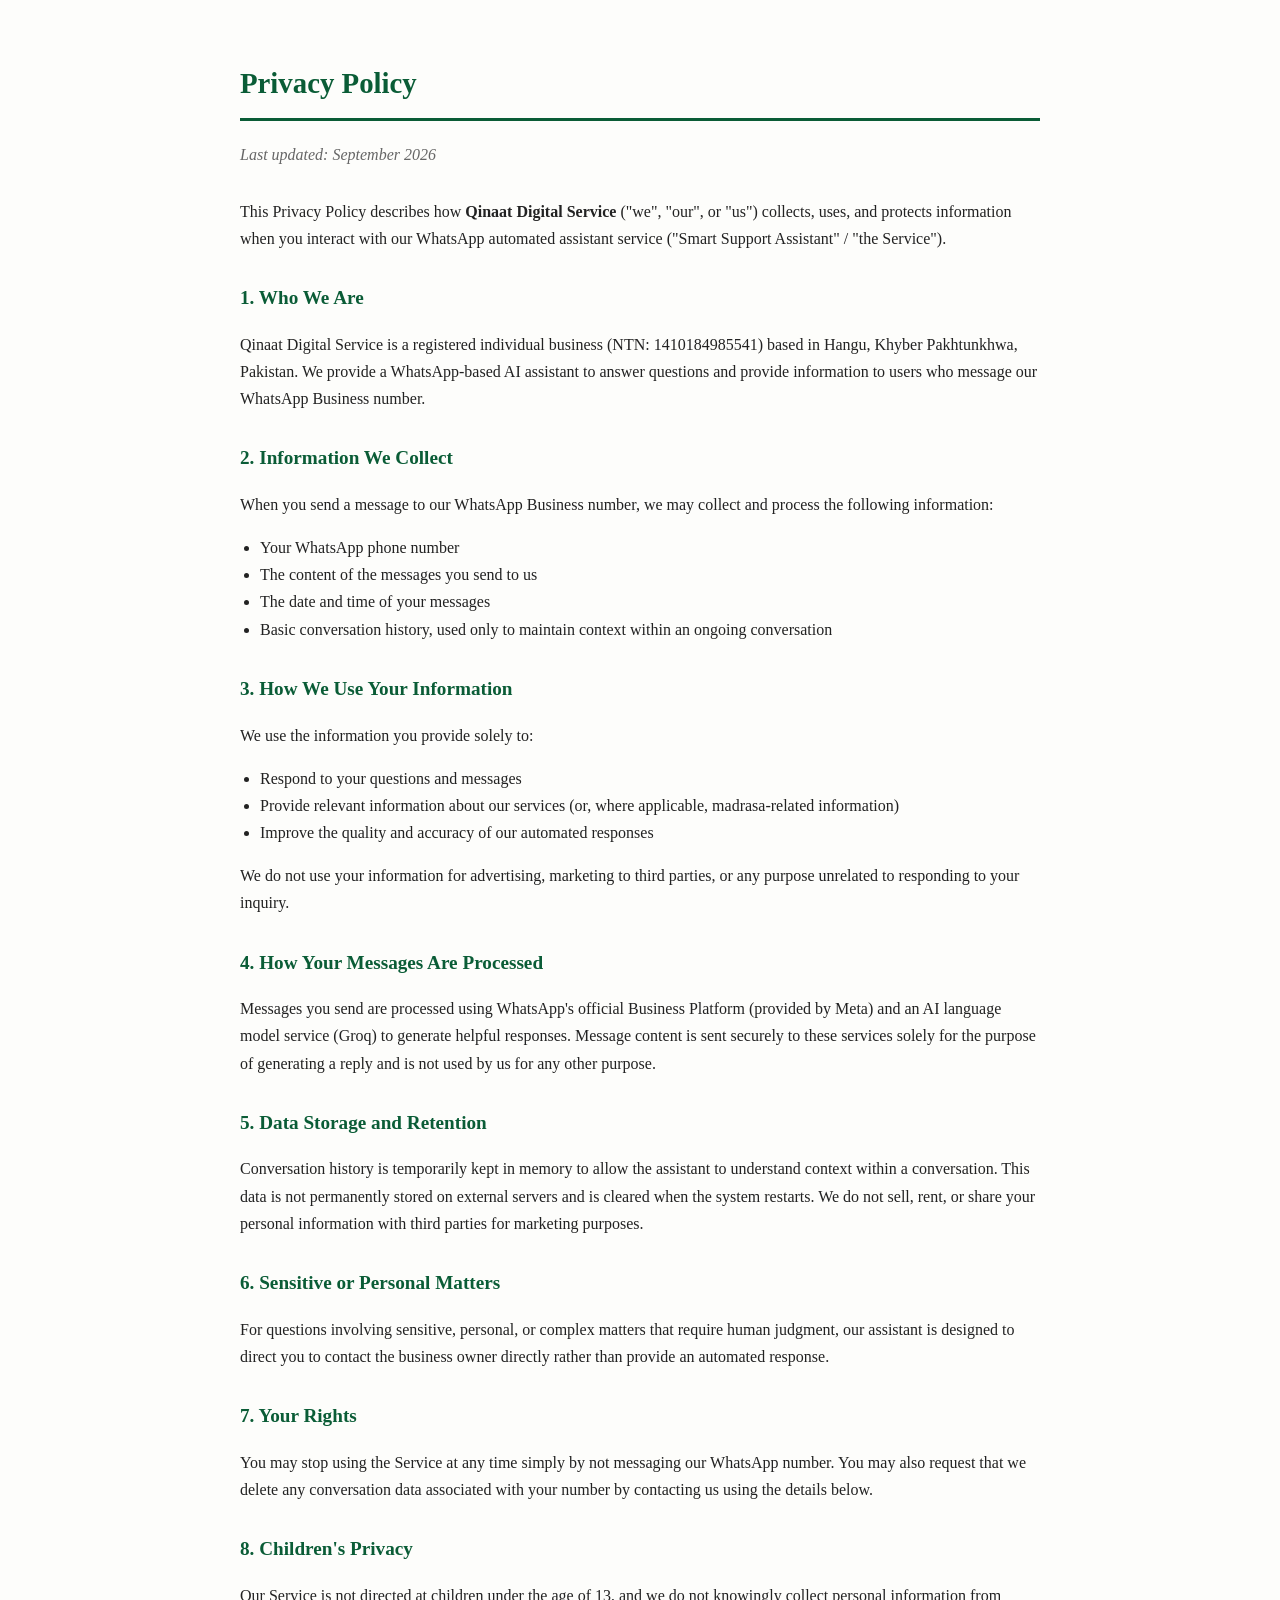
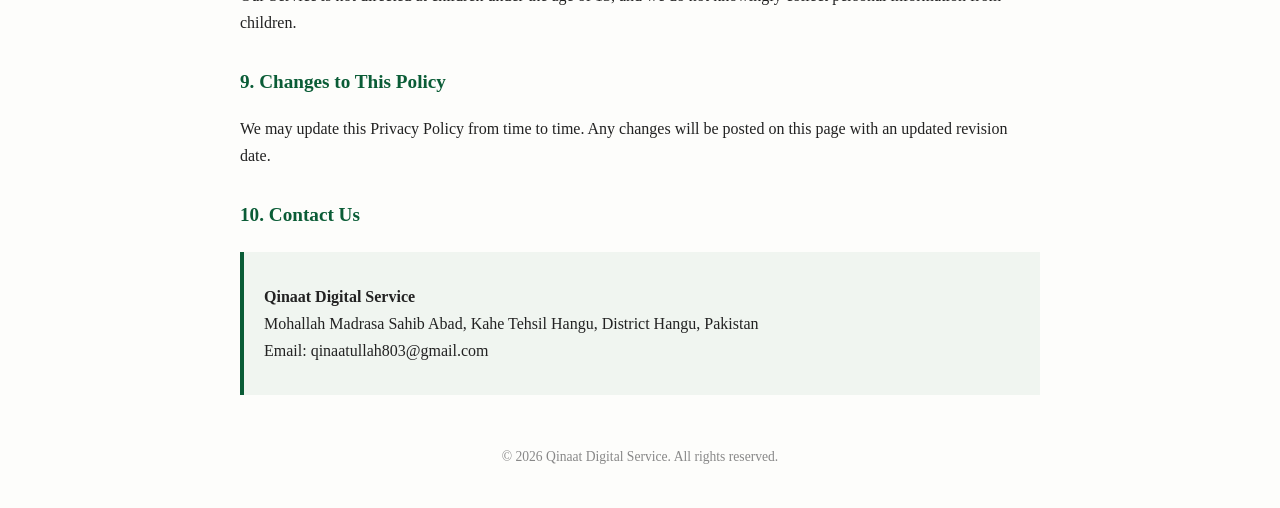
<file: privacy-policy.html>
<!DOCTYPE html>
<html lang="en">
<head>
<meta charset="UTF-8">
<meta name="viewport" content="width=device-width, initial-scale=1.0">
<title>Privacy Policy - Qinaat Digital Service</title>
<style>
  body {
    font-family: Georgia, 'Times New Roman', serif;
    max-width: 800px;
    margin: 0 auto;
    padding: 40px 20px;
    line-height: 1.7;
    color: #222;
    background: #fdfdfb;
  }
  h1 {
    font-size: 1.8em;
    border-bottom: 3px solid #0a5c36;
    padding-bottom: 10px;
    color: #0a5c36;
  }
  h2 {
    font-size: 1.2em;
    color: #0a5c36;
    margin-top: 30px;
  }
  p, li {
    font-size: 1em;
  }
  .updated {
    color: #666;
    font-style: italic;
    margin-bottom: 30px;
  }
  ul {
    padding-left: 20px;
  }
  .contact {
    background: #f0f5f0;
    padding: 15px 20px;
    border-left: 4px solid #0a5c36;
    margin-top: 20px;
  }
  footer {
    margin-top: 50px;
    font-size: 0.85em;
    color: #888;
    text-align: center;
  }
</style>
</head>
<body>

<h1>Privacy Policy</h1>
<p class="updated">Last updated: September 2026</p>

<p>This Privacy Policy describes how <strong>Qinaat Digital Service</strong> ("we", "our", or "us") collects, uses, and protects information when you interact with our WhatsApp automated assistant service ("Smart Support Assistant" / "the Service").</p>

<h2>1. Who We Are</h2>
<p>Qinaat Digital Service is a registered individual business (NTN: 1410184985541) based in Hangu, Khyber Pakhtunkhwa, Pakistan. We provide a WhatsApp-based AI assistant to answer questions and provide information to users who message our WhatsApp Business number.</p>

<h2>2. Information We Collect</h2>
<p>When you send a message to our WhatsApp Business number, we may collect and process the following information:</p>
<ul>
  <li>Your WhatsApp phone number</li>
  <li>The content of the messages you send to us</li>
  <li>The date and time of your messages</li>
  <li>Basic conversation history, used only to maintain context within an ongoing conversation</li>
</ul>

<h2>3. How We Use Your Information</h2>
<p>We use the information you provide solely to:</p>
<ul>
  <li>Respond to your questions and messages</li>
  <li>Provide relevant information about our services (or, where applicable, madrasa-related information)</li>
  <li>Improve the quality and accuracy of our automated responses</li>
</ul>
<p>We do not use your information for advertising, marketing to third parties, or any purpose unrelated to responding to your inquiry.</p>

<h2>4. How Your Messages Are Processed</h2>
<p>Messages you send are processed using WhatsApp's official Business Platform (provided by Meta) and an AI language model service (Groq) to generate helpful responses. Message content is sent securely to these services solely for the purpose of generating a reply and is not used by us for any other purpose.</p>

<h2>5. Data Storage and Retention</h2>
<p>Conversation history is temporarily kept in memory to allow the assistant to understand context within a conversation. This data is not permanently stored on external servers and is cleared when the system restarts. We do not sell, rent, or share your personal information with third parties for marketing purposes.</p>

<h2>6. Sensitive or Personal Matters</h2>
<p>For questions involving sensitive, personal, or complex matters that require human judgment, our assistant is designed to direct you to contact the business owner directly rather than provide an automated response.</p>

<h2>7. Your Rights</h2>
<p>You may stop using the Service at any time simply by not messaging our WhatsApp number. You may also request that we delete any conversation data associated with your number by contacting us using the details below.</p>

<h2>8. Children's Privacy</h2>
<p>Our Service is not directed at children under the age of 13, and we do not knowingly collect personal information from children.</p>

<h2>9. Changes to This Policy</h2>
<p>We may update this Privacy Policy from time to time. Any changes will be posted on this page with an updated revision date.</p>

<h2>10. Contact Us</h2>
<div class="contact">
  <p><strong>Qinaat Digital Service</strong><br>
  Mohallah Madrasa Sahib Abad, Kahe Tehsil Hangu, District Hangu, Pakistan<br>
  Email: qinaatullah803@gmail.com</p>
</div>

<footer>
  &copy; 2026 Qinaat Digital Service. All rights reserved.
</footer>

</body>
</html>
</file>
